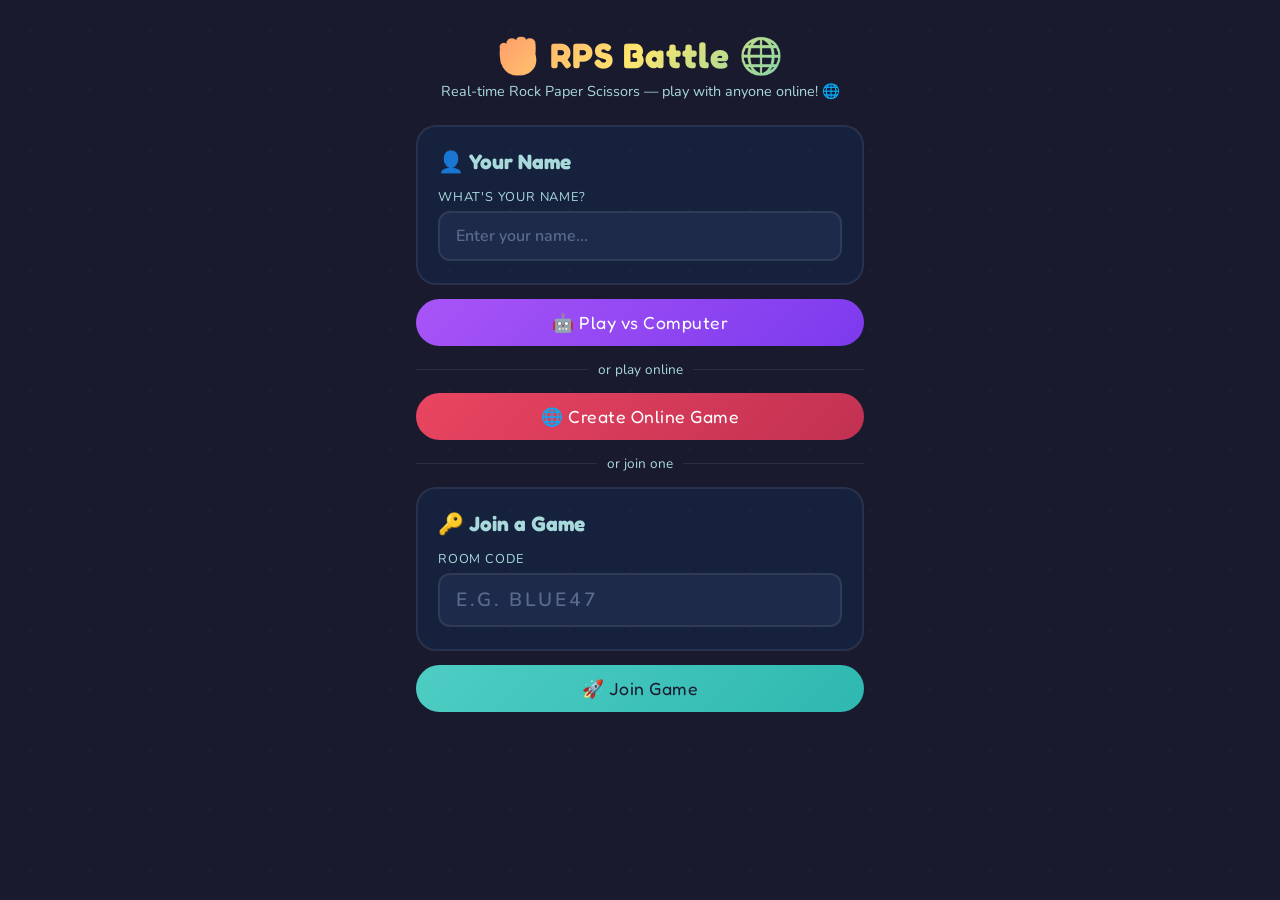
<file: index.html>
<!DOCTYPE html>
<html lang="en">
<head>
<meta charset="UTF-8">
<meta name="viewport" content="width=device-width, initial-scale=1.0">
<title>Rock Paper Scissors Online 🌐</title>
<link rel="icon" type="image/svg+xml" href="data:image/svg+xml,<svg xmlns='http://www.w3.org/2000/svg' viewBox='0 0 100 100'><text y='.9em' font-size='90'>✊</text></svg>">
<link href="https://fonts.googleapis.com/css2?family=Fredoka+One&family=Nunito:wght@600;800&display=swap" rel="stylesheet">
<link rel="stylesheet" href="style.css">
</head>
<body>
<div class="app">
  <h1>✊ RPS Battle 🌐</h1>
  <p class="tagline">Real-time Rock Paper Scissors — play with anyone online! 🌐</p>

  <!-- ══ SCREEN: HOME ══ -->
  <div class="screen active" id="homeScreen">
    <div class="card">
      <h2>👤 Your Name</h2>
      <label for="playerNameInput">What's your name?</label>
      <input type="text" id="playerNameInput" placeholder="Enter your name..." maxlength="20" autocomplete="off"/>
    </div>

    <!-- vs Computer -->
    <button class="btn btn-cpu" onclick="startVsComputer()">🤖 Play vs Computer</button>

    <!-- Difficulty buttons (hidden until vs Computer is tapped) -->
    <div id="difficultyPicker" style="display:none;width:100%;flex-direction:column;align-items:center;gap:10px">
      <p style="font-size:.85rem;color:var(--soft);text-align:center">Choose difficulty:</p>
      <div class="btn-row">
        <button class="btn btn-diff" onclick="launchVsComputer('easy')">😊 Easy</button>
        <button class="btn btn-diff" onclick="launchVsComputer('medium')">😐 Medium</button>
        <button class="btn btn-diff" onclick="launchVsComputer('hard')">😈 Hard</button>
      </div>
      <button class="btn btn-ghost btn-sm" onclick="hideDifficulty()">✕ Cancel</button>
    </div>

    <div style="display:flex;align-items:center;gap:10px;width:100%;color:var(--soft);font-size:.85rem">
      <div style="flex:1;height:1px;background:var(--border)"></div>
      <span>or play online</span>
      <div style="flex:1;height:1px;background:var(--border)"></div>
    </div>

    <button class="btn btn-accent" id="createBtn" onclick="createRoom()">🌐 Create Online Game</button>
    <div style="display:flex;align-items:center;gap:10px;width:100%;color:var(--soft);font-size:.85rem">
      <div style="flex:1;height:1px;background:var(--border)"></div>
      <span>or join one</span>
      <div style="flex:1;height:1px;background:var(--border)"></div>
    </div>
    <div class="card">
      <h2>🔑 Join a Game</h2>
      <label for="roomCodeInput">Room Code</label>
      <input type="text" id="roomCodeInput" placeholder="e.g. BLUE47" maxlength="8" autocomplete="off" style="text-transform:uppercase;letter-spacing:.15em;font-size:1.2rem"/>
    </div>
    <button class="btn btn-teal" onclick="joinRoom()">🚀 Join Game</button>
  </div>

  <!-- ══ SCREEN: LOBBY (creator waits for joiner) ══ -->
  <div class="screen" id="lobbyScreen">
    <div class="room-code-box">
      <div class="label">📋 Share this room code</div>
      <div class="code" id="lobbyCode">------</div>
      <div class="hint">Send this to your friend so they can join!</div>
      <button class="copy-btn" onclick="copyCode()">📋 Copy Code</button>
    </div>
    <div class="qr-box" id="qrBox">
      <img id="qrImage" alt="QR code to join room" width="170" height="170"/>
      <div class="hint">📱 Or scan to join instantly</div>
    </div>
    <div class="player-slots" id="lobbySlots">
      <div class="player-slot joined" id="slot1">
        <div class="slot-label">Player 1 (You)</div>
        <div class="slot-name" id="slot1Name">—</div>
        <div class="slot-status">✅ Ready</div>
      </div>
      <div class="player-slot" id="slot2">
        <div class="slot-label">Player 2</div>
        <div class="slot-name" id="slot2Name">Waiting…</div>
        <div class="slot-status" style="color:var(--soft)">
          <div class="waiting-dots"><span></span><span></span><span></span></div>
        </div>
      </div>
    </div>
    <div class="status-badge"><div class="dot orange"></div> Waiting for opponent to join…</div>
    <button class="btn btn-ghost btn-sm" onclick="cancelRoom()">✕ Cancel</button>
  </div>

  <!-- ══ SCREEN: GAME ══ -->
  <div class="screen" id="gameScreen">
    <div class="score-row">
      <div class="score-box p1">
        <div class="sname" id="scoreN1">P1</div>
        <div class="spts"  id="scoreP1">0</div>
      </div>
      <div style="display:flex;flex-direction:column;align-items:center;justify-content:center;padding:0 4px">
        <div style="font-family:'Fredoka One',cursive;font-size:1rem;color:var(--accent)">VS</div>
        <div style="font-size:.7rem;color:var(--soft)" id="roundLabel">Round 1</div>
      </div>
      <div class="score-box p2">
        <div class="sname" id="scoreN2">P2</div>
        <div class="spts"  id="scoreP2">0</div>
      </div>
    </div>

    <!-- Pick phase -->
    <div id="pickPhase" style="width:100%;display:flex;flex-direction:column;align-items:center;gap:12px">
      <div class="status-badge" id="pickStatus"><div class="dot green"></div> <span id="pickStatusText">Pick your move!</span></div>
      <div class="card" style="text-align:center">
        <h3 id="pickInstruction">🤫 Choose secretly — your opponent can't see!</h3>
        <div class="hand-choices" style="margin-top:14px">
          <button class="hand-btn" data-c="rock"     onclick="pickMove('rock')">    <span class="emoji">✊</span><span class="name">Rock</span></button>
          <button class="hand-btn" data-c="paper"    onclick="pickMove('paper')">   <span class="emoji">✋</span><span class="name">Paper</span></button>
          <button class="hand-btn" data-c="scissors" onclick="pickMove('scissors')"><span class="emoji">✌️</span><span class="name">Scissors</span></button>
        </div>
        <div id="pickedConfirm" style="display:none;margin-top:14px">
          <div style="font-family:'Fredoka One',cursive;font-size:1rem;color:var(--win)">✅ Move locked in!</div>
          <div style="font-size:.82rem;color:var(--soft);margin-top:4px">Waiting for opponent…</div>
          <div class="waiting-dots" style="margin-top:8px"><span></span><span></span><span></span></div>
        </div>
      </div>
      <button class="btn btn-ghost btn-sm" onclick="leaveGame()">🏠 Leave Game</button>
    </div>

    <!-- Result phase -->
    <div id="resultPhase" style="width:100%;display:none;flex-direction:column;align-items:center;gap:10px">
      <div class="result-area">
        <div class="hands-reveal">
          <div class="reveal-side" id="revealSide1">
            <div class="rname" id="revealName1">P1</div>
            <span class="remoji" id="revealEmoji1">✊</span>
          </div>
          <div class="reveal-vs">⚡</div>
          <div class="reveal-side" id="revealSide2">
            <div class="rname" id="revealName2">P2</div>
            <span class="remoji" id="revealEmoji2">✋</span>
          </div>
        </div>
        <div class="result-banner" id="resultBanner">🎉 You Win!</div>
        <div class="result-sub"    id="resultSub">Paper beats Rock</div>
      </div>
      <div class="btn-row">
        <button class="btn btn-accent" id="nextRoundBtn" onclick="nextRound()" style="display:none">▶ Next Round</button>
      </div>
      <button class="btn btn-ghost btn-sm" onclick="leaveGame()">🏠 Leave Game</button>
    </div>
  </div>

</div><!-- /app -->

<div class="toast" id="toast"></div>
<div class="conf-wrap" id="confWrap"></div>

<script src="app.js"></script>
</body>
</html>
</file>
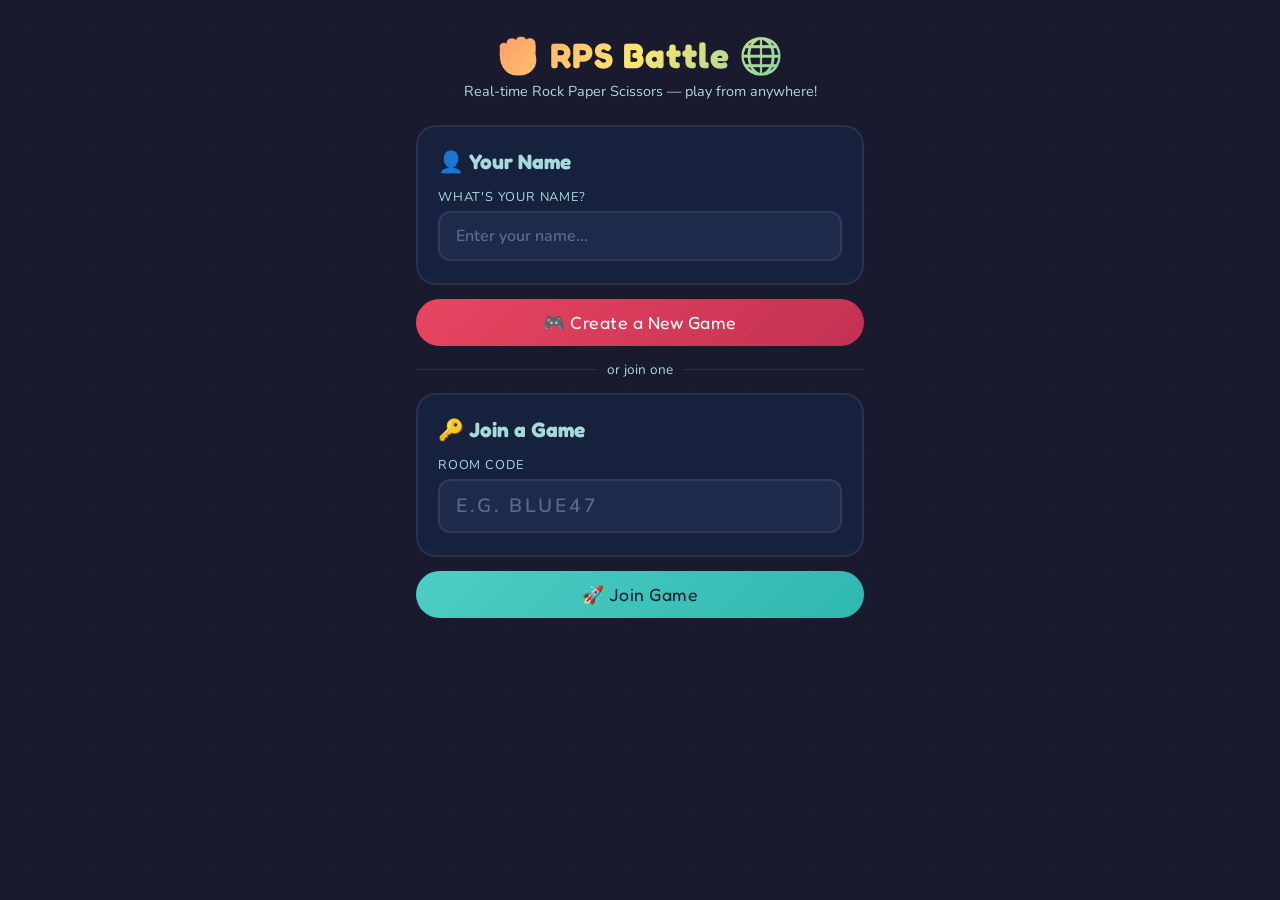
<file: rock_paper_scissors_online.html>
<!DOCTYPE html>
<html lang="en">
<head>
<meta charset="UTF-8">
<meta name="viewport" content="width=device-width, initial-scale=1.0">
<title>Rock Paper Scissors Online 🌐</title>
<link href="https://fonts.googleapis.com/css2?family=Fredoka+One&family=Nunito:wght@600;800&display=swap" rel="stylesheet">
<style>
:root {
  --rock:#FF6B6B; --paper:#4ECDC4; --scissors:#FFE66D;
  --bg:#1a1a2e; --card:#16213e; --card2:#1e2a4a; --accent:#e94560;
  --win:#06d6a0; --lose:#ef476f; --draw:#ffd166;
  --text:#fff; --soft:#a8dadc; --border:rgba(255,255,255,0.08);
}
*{box-sizing:border-box;margin:0;padding:0}
html,body{height:100%}
body{font-family:'Nunito',sans-serif;background:var(--bg);color:var(--text);min-height:100vh;overflow-x:hidden}
body::before{content:'';position:fixed;inset:0;background-image:radial-gradient(circle,#fff 1px,transparent 1px);background-size:60px 60px;opacity:.04;pointer-events:none}

/* ── LAYOUT ── */
.app{max-width:480px;margin:0 auto;padding:16px 16px 40px;min-height:100vh;display:flex;flex-direction:column;align-items:center}

h1{font-family:'Fredoka One',cursive;font-size:2.2rem;text-align:center;padding:18px 0 4px;background:linear-gradient(135deg,#FF6B6B,#FFE66D,#4ECDC4);-webkit-background-clip:text;-webkit-text-fill-color:transparent;background-clip:text;letter-spacing:1px;width:100%}
.tagline{text-align:center;color:var(--soft);font-size:.9rem;margin-bottom:24px}

/* ── SCREENS ── */
.screen{display:none;width:100%;flex-direction:column;align-items:center;gap:14px;animation:fadeIn .3s ease}
.screen.active{display:flex}
@keyframes fadeIn{from{opacity:0;transform:translateY(8px)}to{opacity:1;transform:translateY(0)}}

/* ── CARDS ── */
.card{background:var(--card);border:2px solid var(--border);border-radius:20px;padding:22px 20px;width:100%}
.card h2{font-family:'Fredoka One',cursive;font-size:1.3rem;margin-bottom:14px;color:var(--soft)}
.card h3{font-family:'Fredoka One',cursive;font-size:1.1rem;margin-bottom:10px;color:var(--soft)}

/* ── INPUTS ── */
input[type=text]{width:100%;background:var(--card2);border:2px solid var(--border);border-radius:12px;padding:12px 16px;color:#fff;font-family:'Nunito',sans-serif;font-size:1rem;font-weight:600;outline:none;transition:border-color .2s}
input[type=text]:focus{border-color:var(--accent)}
input[type=text]::placeholder{color:#5a6a8a}
label{display:block;font-size:.8rem;color:var(--soft);margin-bottom:5px;text-transform:uppercase;letter-spacing:.8px}

/* ── BUTTONS ── */
.btn{width:100%;font-family:'Fredoka One',cursive;font-size:1.1rem;border:none;border-radius:50px;padding:13px 20px;cursor:pointer;transition:transform .15s,box-shadow .15s,opacity .2s;letter-spacing:.5px}
.btn:hover:not(:disabled){transform:translateY(-2px);box-shadow:0 6px 20px rgba(0,0,0,.35)}
.btn:disabled{opacity:.4;cursor:not-allowed;transform:none}
.btn-accent{background:linear-gradient(135deg,var(--accent),#c23152);color:#fff}
.btn-teal  {background:linear-gradient(135deg,#4ECDC4,#2eb8af);color:#1a1a2e}
.btn-ghost {background:transparent;border:2px solid var(--soft);color:var(--soft);width:auto;padding:10px 22px}
.btn-sm    {font-size:.9rem;padding:9px 18px;width:auto}

.btn-row{display:flex;gap:10px;justify-content:center;flex-wrap:wrap;width:100%}

/* ── ROOM CODE ── */
.room-code-box{background:var(--card2);border:3px dashed var(--accent);border-radius:16px;padding:18px;text-align:center;width:100%}
.room-code-box .label{font-size:.78rem;color:var(--soft);text-transform:uppercase;letter-spacing:1px;margin-bottom:6px}
.room-code-box .code{font-family:'Fredoka One',cursive;font-size:3rem;letter-spacing:.3em;color:#fff;text-shadow:0 0 20px rgba(233,69,96,.5)}
.room-code-box .hint{font-size:.78rem;color:#5a6a8a;margin-top:6px}
.copy-btn{font-family:'Fredoka One',cursive;font-size:.8rem;background:var(--accent);color:#fff;border:none;border-radius:8px;padding:5px 12px;cursor:pointer;margin-top:8px;transition:opacity .2s}
.copy-btn:hover{opacity:.85}

/* ── STATUS BADGE ── */
.status-badge{display:inline-flex;align-items:center;gap:6px;background:var(--card2);border:2px solid var(--border);border-radius:50px;padding:6px 14px;font-size:.82rem;color:var(--soft)}
.dot{width:8px;height:8px;border-radius:50%;background:#5a6a8a}
.dot.green{background:var(--win);box-shadow:0 0 8px var(--win);animation:pulse 1.5s infinite}
.dot.orange{background:var(--draw);box-shadow:0 0 8px var(--draw);animation:pulse 1.5s infinite}
@keyframes pulse{0%,100%{opacity:1}50%{opacity:.4}}

/* ── PLAYER SLOTS ── */
.player-slots{display:flex;gap:10px;width:100%}
.player-slot{flex:1;background:var(--card2);border:2px solid var(--border);border-radius:14px;padding:12px;text-align:center;transition:border-color .3s}
.player-slot.joined{border-color:var(--win)}
.player-slot .slot-label{font-size:.7rem;color:var(--soft);text-transform:uppercase;letter-spacing:.8px;margin-bottom:4px}
.player-slot .slot-name{font-family:'Fredoka One',cursive;font-size:1rem;color:#fff;min-height:1.3em}
.player-slot .slot-status{font-size:.7rem;margin-top:3px}
.player-slot.joined .slot-status{color:var(--win)}

/* ── HAND CHOICE BUTTONS ── */
.hand-choices{display:flex;justify-content:center;gap:12px;width:100%}
.hand-btn{flex:1;max-width:110px;background:var(--card);border:3px solid var(--border);border-radius:18px;padding:14px 8px 10px;cursor:pointer;transition:transform .15s,border-color .2s,box-shadow .2s;display:flex;flex-direction:column;align-items:center;gap:6px;font-family:'Nunito',sans-serif}
.hand-btn .emoji{font-size:2.8rem;line-height:1;filter:drop-shadow(0 3px 6px rgba(0,0,0,.3))}
.hand-btn .name {font-family:'Fredoka One',cursive;font-size:.82rem;color:var(--soft)}
.hand-btn:hover:not(:disabled){transform:scale(1.08) rotate(-2deg);box-shadow:0 8px 24px rgba(255,255,255,.1)}
.hand-btn:disabled{opacity:.35;cursor:not-allowed;transform:none}
.hand-btn.selected{transform:scale(1.1);border-color:var(--win);box-shadow:0 0 0 3px rgba(6,214,160,.3)}
.hand-btn[data-c="rock"]:hover:not(:disabled){border-color:var(--rock)}
.hand-btn[data-c="paper"]:hover:not(:disabled){border-color:var(--paper)}
.hand-btn[data-c="scissors"]:hover:not(:disabled){border-color:var(--scissors)}

/* ── WAITING ANIMATION ── */
.waiting-dots{display:flex;gap:6px;justify-content:center;margin:6px 0}
.waiting-dots span{width:10px;height:10px;border-radius:50%;background:var(--soft);animation:bounce .8s infinite}
.waiting-dots span:nth-child(2){animation-delay:.15s}
.waiting-dots span:nth-child(3){animation-delay:.3s}
@keyframes bounce{0%,100%{transform:translateY(0);opacity:.4}50%{transform:translateY(-8px);opacity:1}}

/* ── RESULT ── */
.result-area{width:100%;text-align:center}
.hands-reveal{display:flex;justify-content:space-around;align-items:flex-end;gap:8px;margin:10px 0 16px}
.reveal-side{text-align:center;flex:1}
.reveal-side .rname{font-size:.75rem;text-transform:uppercase;letter-spacing:.8px;color:var(--soft);margin-bottom:6px}
.reveal-side .remoji{font-size:5rem;line-height:1;filter:drop-shadow(0 6px 12px rgba(0,0,0,.5));display:block}
.reveal-side.winner .remoji{animation:bounce-win .6s ease 3}
@keyframes bounce-win{0%,100%{transform:translateY(0)}50%{transform:translateY(-14px)}}
.reveal-vs{font-family:'Fredoka One',cursive;font-size:1.5rem;color:var(--accent);padding-bottom:20px}
.result-banner{font-family:'Fredoka One',cursive;font-size:2rem;margin:8px 0 4px}
.result-banner.win {color:var(--win)}
.result-banner.lose{color:var(--lose)}
.result-banner.draw{color:var(--draw)}
.result-sub{font-size:.9rem;color:var(--soft);margin-bottom:16px}

/* ── SCORE ── */
.score-row{display:flex;gap:10px;width:100%}
.score-box{flex:1;background:var(--card2);border-radius:14px;padding:10px;text-align:center;border:2px solid var(--border)}
.score-box .sname{font-size:.72rem;color:var(--soft);text-transform:uppercase;letter-spacing:.8px}
.score-box .spts {font-family:'Fredoka One',cursive;font-size:2rem}
.score-box.p1 .spts{color:var(--rock)}
.score-box.p2 .spts{color:var(--paper)}

/* ── TOAST ── */
.toast{position:fixed;bottom:24px;left:50%;transform:translateX(-50%) translateY(80px);background:#222e50;border:2px solid var(--accent);border-radius:50px;padding:10px 22px;font-size:.9rem;font-weight:700;color:#fff;transition:transform .3s ease;z-index:9999;white-space:nowrap}
.toast.show{transform:translateX(-50%) translateY(0)}

/* ── CONFETTI ── */
.conf-wrap{position:fixed;inset:0;pointer-events:none;z-index:999}
.conf-piece{position:absolute;border-radius:2px;animation:confFall linear forwards}
@keyframes confFall{0%{opacity:1;transform:translateY(-10px) rotate(0)}100%{opacity:0;transform:translateY(110vh) rotate(720deg)}}

@media(max-width:380px){
  .hand-btn .emoji{font-size:2.2rem}
  .room-code-box .code{font-size:2.2rem}
}
</style>
</head>
<body>
<div class="app">
  <h1>✊ RPS Battle 🌐</h1>
  <p class="tagline">Real-time Rock Paper Scissors — play from anywhere!</p>

  <!-- ══ SCREEN: HOME ══ -->
  <div class="screen active" id="homeScreen">
    <div class="card">
      <h2>👤 Your Name</h2>
      <label for="playerNameInput">What's your name?</label>
      <input type="text" id="playerNameInput" placeholder="Enter your name..." maxlength="20" autocomplete="off"/>
    </div>
    <button class="btn btn-accent" id="createBtn" onclick="createRoom()">🎮 Create a New Game</button>
    <div style="display:flex;align-items:center;gap:10px;width:100%;color:var(--soft);font-size:.85rem">
      <div style="flex:1;height:1px;background:var(--border)"></div>
      <span>or join one</span>
      <div style="flex:1;height:1px;background:var(--border)"></div>
    </div>
    <div class="card">
      <h2>🔑 Join a Game</h2>
      <label for="roomCodeInput">Room Code</label>
      <input type="text" id="roomCodeInput" placeholder="e.g. BLUE47" maxlength="8" autocomplete="off" style="text-transform:uppercase;letter-spacing:.15em;font-size:1.2rem"/>
    </div>
    <button class="btn btn-teal" onclick="joinRoom()">🚀 Join Game</button>
  </div>

  <!-- ══ SCREEN: LOBBY (creator waits for joiner) ══ -->
  <div class="screen" id="lobbyScreen">
    <div class="room-code-box">
      <div class="label">📋 Share this room code</div>
      <div class="code" id="lobbyCode">------</div>
      <div class="hint">Send this to your friend so they can join!</div>
      <button class="copy-btn" onclick="copyCode()">📋 Copy Code</button>
    </div>
    <div class="player-slots" id="lobbySlots">
      <div class="player-slot joined" id="slot1">
        <div class="slot-label">Player 1 (You)</div>
        <div class="slot-name" id="slot1Name">—</div>
        <div class="slot-status">✅ Ready</div>
      </div>
      <div class="player-slot" id="slot2">
        <div class="slot-label">Player 2</div>
        <div class="slot-name" id="slot2Name">Waiting…</div>
        <div class="slot-status" style="color:var(--soft)">
          <div class="waiting-dots"><span></span><span></span><span></span></div>
        </div>
      </div>
    </div>
    <div class="status-badge"><div class="dot orange"></div> Waiting for opponent to join…</div>
    <button class="btn btn-ghost btn-sm" onclick="cancelRoom()">✕ Cancel</button>
  </div>

  <!-- ══ SCREEN: GAME ══ -->
  <div class="screen" id="gameScreen">
    <div class="score-row">
      <div class="score-box p1">
        <div class="sname" id="scoreN1">P1</div>
        <div class="spts"  id="scoreP1">0</div>
      </div>
      <div style="display:flex;flex-direction:column;align-items:center;justify-content:center;padding:0 4px">
        <div style="font-family:'Fredoka One',cursive;font-size:1rem;color:var(--accent)">VS</div>
        <div style="font-size:.7rem;color:var(--soft)" id="roundLabel">Round 1</div>
      </div>
      <div class="score-box p2">
        <div class="sname" id="scoreN2">P2</div>
        <div class="spts"  id="scoreP2">0</div>
      </div>
    </div>

    <!-- Pick phase -->
    <div id="pickPhase" style="width:100%;display:flex;flex-direction:column;align-items:center;gap:12px">
      <div class="status-badge" id="pickStatus"><div class="dot green"></div> <span id="pickStatusText">Pick your move!</span></div>
      <div class="card" style="text-align:center">
        <h3 id="pickInstruction">🤫 Choose secretly — your opponent can't see!</h3>
        <div class="hand-choices" style="margin-top:14px">
          <button class="hand-btn" data-c="rock"     onclick="pickMove('rock')">    <span class="emoji">✊</span><span class="name">Rock</span></button>
          <button class="hand-btn" data-c="paper"    onclick="pickMove('paper')">   <span class="emoji">✋</span><span class="name">Paper</span></button>
          <button class="hand-btn" data-c="scissors" onclick="pickMove('scissors')"><span class="emoji">✌️</span><span class="name">Scissors</span></button>
        </div>
        <div id="pickedConfirm" style="display:none;margin-top:14px">
          <div style="font-family:'Fredoka One',cursive;font-size:1rem;color:var(--win)">✅ Move locked in!</div>
          <div style="font-size:.82rem;color:var(--soft);margin-top:4px">Waiting for opponent…</div>
          <div class="waiting-dots" style="margin-top:8px"><span></span><span></span><span></span></div>
        </div>
      </div>
    </div>

    <!-- Result phase -->
    <div id="resultPhase" style="width:100%;display:none;flex-direction:column;align-items:center;gap:10px">
      <div class="result-area">
        <div class="hands-reveal">
          <div class="reveal-side" id="revealSide1">
            <div class="rname" id="revealName1">P1</div>
            <span class="remoji" id="revealEmoji1">✊</span>
          </div>
          <div class="reveal-vs">⚡</div>
          <div class="reveal-side" id="revealSide2">
            <div class="rname" id="revealName2">P2</div>
            <span class="remoji" id="revealEmoji2">✋</span>
          </div>
        </div>
        <div class="result-banner" id="resultBanner">🎉 You Win!</div>
        <div class="result-sub"    id="resultSub">Paper beats Rock</div>
      </div>
      <div class="btn-row">
        <button class="btn btn-accent" id="nextRoundBtn" onclick="nextRound()" style="display:none">▶ Next Round</button>
      </div>
      <button class="btn btn-ghost btn-sm" onclick="leaveGame()">🏠 Leave Game</button>
    </div>
  </div>

</div><!-- /app -->

<div class="toast" id="toast"></div>
<div class="conf-wrap" id="confWrap"></div>

<script>
// ══════════════════════════════════════════════════
// CONFIG — Firebase Realtime Database (free tier)
// Using a shared demo project — data auto-expires after 1 hour via Security Rules
// ══════════════════════════════════════════════════
const DB = 'https://rps-battle-online-default-rtdb.firebaseio.com';

// ── State ──
let myRole   = null; // 'p1' or 'p2'
let myName   = '';
let roomCode = '';
let gameState= {};
let pollTimer= null;
let roundNum = 1;
let scores   = {p1:0, p2:0};

const EMOJI = {rock:'✊', paper:'✋', scissors:'✌️'};
const BEATS = {rock:'scissors', scissors:'paper', paper:'rock'};
const BEAT_MSG = {rock:'Rock crushes Scissors!', paper:'Paper covers Rock!', scissors:'Scissors cut Paper!'};
const COLORS= ['#FF6B6B','#4ECDC4','#FFE66D','#a8dadc','#e94560','#06d6a0','#ffd166'];

// ── Helpers ──
function showScreen(id){ document.querySelectorAll('.screen').forEach(s=>s.classList.remove('active')); document.getElementById(id).classList.add('active'); }

function toast(msg, dur=2500){
  const t=document.getElementById('toast'); t.textContent=msg; t.classList.add('show');
  setTimeout(()=>t.classList.remove('show'), dur);
}

function genCode(){
  const words=['BLUE','STAR','FIRE','COOL','FAST','LION','ROCK','MEGA','EPIC','WILD'];
  return words[Math.floor(Math.random()*words.length)] + Math.floor(10+Math.random()*90);
}

function getName(){
  const n = document.getElementById('playerNameInput').value.trim();
  if(!n){ toast('⚠️ Please enter your name first!'); return null; }
  return n;
}

// ── Firebase REST API ──
async function dbSet(path, data){
  try {
    const res = await fetch(`${DB}/${path}.json`, {
      method:'PUT', headers:{'Content-Type':'application/json'},
      body: JSON.stringify(data)
    });
    return res.ok;
  } catch(e){ return false; }
}

async function dbPatch(path, data){
  try {
    const res = await fetch(`${DB}/${path}.json`, {
      method:'PATCH', headers:{'Content-Type':'application/json'},
      body: JSON.stringify(data)
    });
    return res.ok;
  } catch(e){ return false; }
}

async function dbGet(path){
  try {
    const res = await fetch(`${DB}/${path}.json`);
    if(!res.ok) return null;
    return await res.json();
  } catch(e){ return null; }
}

async function dbDelete(path){
  try { await fetch(`${DB}/${path}.json`, {method:'DELETE'}); } catch(e){}
}

// ── CREATE ROOM ──
async function createRoom(){
  const name = getName(); if(!name) return;
  myName = name;
  const btn = document.getElementById('createBtn');
  btn.disabled = true; btn.textContent = '⏳ Creating…';

  roomCode = genCode();
  myRole = 'p1';

  const roomData = {
    p1: { name: myName, move: null },
    p2: { name: null,   move: null },
    status: 'waiting',
    round: 1,
    scores: { p1:0, p2:0 },
    created: Date.now()
  };

  const ok = await dbSet(`rooms/${roomCode}`, roomData);
  btn.disabled = false; btn.textContent = '🎮 Create a New Game';

  if(!ok){ toast('❌ Could not connect. Check your internet!', 3000); return; }

  document.getElementById('lobbyCode').textContent = roomCode;
  document.getElementById('slot1Name').textContent = myName;
  showScreen('lobbyScreen');

  // Poll for player 2 joining
  startPolling();
}

// ── JOIN ROOM ──
async function joinRoom(){
  const name = getName(); if(!name) return;
  const code = document.getElementById('roomCodeInput').value.trim().toUpperCase();
  if(code.length < 4){ toast('⚠️ Enter a valid room code!'); return; }

  myName = name; roomCode = code; myRole = 'p2';

  toast('🔍 Looking for room…', 2000);

  const room = await dbGet(`rooms/${roomCode}`);
  if(!room){ toast('❌ Room not found! Check the code.', 3000); return; }
  if(room.status !== 'waiting'){ toast('❌ This room is already full!', 3000); return; }

  // Join the room
  const ok = await dbPatch(`rooms/${roomCode}`, {
    p2: { name: myName, move: null },
    status: 'playing'
  });
  if(!ok){ toast('❌ Could not join. Try again!', 3000); return; }

  scores = room.scores || {p1:0, p2:0};
  roundNum = room.round || 1;

  enterGameScreen(room.p1.name, myName);
  startPolling();
}

// ── CANCEL ROOM ──
async function cancelRoom(){
  stopPolling();
  await dbDelete(`rooms/${roomCode}`);
  showScreen('homeScreen');
}

// ── ENTER GAME SCREEN ──
function enterGameScreen(p1Name, p2Name){
  document.getElementById('scoreN1').textContent = p1Name;
  document.getElementById('scoreN2').textContent = p2Name;
  document.getElementById('scoreP1').textContent = scores.p1;
  document.getElementById('scoreP2').textContent = scores.p2;
  document.getElementById('roundLabel').textContent = `Round ${roundNum}`;

  document.getElementById('revealName1').textContent = p1Name;
  document.getElementById('revealName2').textContent = p2Name;

  showPickPhase();
  showScreen('gameScreen');
}

// ── SHOW PICK PHASE ──
function showPickPhase(){
  document.getElementById('pickPhase').style.display   = 'flex';
  document.getElementById('resultPhase').style.display = 'none';
  document.getElementById('pickedConfirm').style.display = 'none';
  document.getElementById('pickInstruction').style.display = 'block';
  document.querySelectorAll('.hand-btn').forEach(b=>{ b.disabled=false; b.classList.remove('selected'); });
  document.getElementById('pickStatusText').textContent = 'Pick your move!';
}

// ── PICK MOVE ──
async function pickMove(choice){
  document.querySelectorAll('.hand-btn').forEach(b=>b.disabled=true);
  document.querySelectorAll('.hand-btn').forEach(b=>{ if(b.dataset.c===choice) b.classList.add('selected'); });
  document.getElementById('pickedConfirm').style.display = 'block';
  document.getElementById('pickInstruction').style.display = 'none';

  // Store move — hidden from opponent (we only store a hash check; reveal happens when both ready)
  await dbPatch(`rooms/${roomCode}/${myRole}`, { move: choice });
}

// ── POLLING ──
function startPolling(){
  stopPolling();
  pollTimer = setInterval(poll, 1200);
}
function stopPolling(){ if(pollTimer){ clearInterval(pollTimer); pollTimer=null; } }

async function poll(){
  const room = await dbGet(`rooms/${roomCode}`);
  if(!room){ stopPolling(); toast('❌ Room closed!', 3000); showScreen('homeScreen'); return; }

  // Lobby: waiting for P2
  if(myRole==='p1' && document.getElementById('lobbyScreen').classList.contains('active')){
    if(room.status==='playing' && room.p2 && room.p2.name){
      stopPolling();
      scores = room.scores || {p1:0,p2:0};
      roundNum = room.round || 1;

      // Update lobby slots briefly then enter game
      document.getElementById('slot2').classList.add('joined');
      document.getElementById('slot2Name').textContent = room.p2.name;
      toast(`🎮 ${room.p2.name} joined! Let's go!`, 1500);
      setTimeout(()=>{ enterGameScreen(myName, room.p2.name); startPolling(); }, 1200);
    }
    return;
  }

  // Game screen
  if(document.getElementById('gameScreen').classList.contains('active')){
    if(document.getElementById('pickPhase').style.display !== 'none'){
      // Check if both players have picked
      const p1move = room.p1 && room.p1.move;
      const p2move = room.p2 && room.p2.move;

      if(myRole==='p1'){
        if(p2move && !p1move) document.getElementById('pickStatusText').textContent = '⚡ Opponent ready — now pick!';
        if(p1move && !p2move) document.getElementById('pickStatusText').textContent = '⌛ Waiting for opponent…';
        if(p1move && p2move)  { stopPolling(); revealResult(room); }
      } else {
        if(p1move && !p2move) document.getElementById('pickStatusText').textContent = '⚡ Opponent ready — now pick!';
        if(p2move && !p1move) document.getElementById('pickStatusText').textContent = '⌛ Waiting for opponent…';
        if(p1move && p2move)  { stopPolling(); revealResult(room); }
      }
    } else if(document.getElementById('resultPhase').style.display !== 'none'){
      // Check if next round was triggered
      const newRound = room.round || 1;
      if(newRound > roundNum){
        roundNum = newRound;
        scores = room.scores || {p1:0,p2:0};
        updateScores();
        stopPolling();
        showPickPhase();
        startPolling();
      }
    }
  }
}

// ── REVEAL RESULT ──
function revealResult(room){
  const p1move = room.p1.move;
  const p2move = room.p2.move;
  const p1name = room.p1.name;
  const p2name = room.p2.name;

  document.getElementById('pickPhase').style.display   = 'none';
  document.getElementById('resultPhase').style.display = 'flex';

  document.getElementById('revealEmoji1').textContent = EMOJI[p1move];
  document.getElementById('revealEmoji2').textContent = EMOJI[p2move];
  document.getElementById('revealName1').textContent  = p1name;
  document.getElementById('revealName2').textContent  = p2name;

  const banner  = document.getElementById('resultBanner');
  const sub     = document.getElementById('resultSub');
  const side1   = document.getElementById('revealSide1');
  const side2   = document.getElementById('revealSide2');
  side1.classList.remove('winner'); side2.classList.remove('winner');

  let result, bannerText, subText;

  if(p1move === p2move){
    result = 'draw';
    bannerText = "🤝 It's a Draw!";
    subText = 'Nobody wins this round!';
    banner.className = 'result-banner draw';
    playDrawMusic();
  } else if(BEATS[p1move] === p2move){
    result = 'p1wins';
    bannerText = `🏆 ${p1name} Wins!`;
    subText = BEAT_MSG[p1move];
    banner.className = 'result-banner win';
    side1.classList.add('winner');
    scores.p1++;
    if(myRole==='p1'){ confetti(); playPartyMusic(); setTimeout(stopMusic,6000); }
    else { playLoseMusic(); setTimeout(stopMusic,4000); }
  } else {
    result = 'p2wins';
    bannerText = `🏆 ${p2name} Wins!`;
    subText = BEAT_MSG[p2move];
    banner.className = 'result-banner win';
    side2.classList.add('winner');
    scores.p2++;
    if(myRole==='p2'){ confetti(); playPartyMusic(); setTimeout(stopMusic,6000); }
    else { playLoseMusic(); setTimeout(stopMusic,4000); }
  }

  banner.textContent = bannerText;
  sub.textContent    = subText;
  updateScores();

  // Only p1 updates the database (avoid race condition)
  if(myRole==='p1'){
    dbPatch(`rooms/${roomCode}`, { scores: scores });
  }

  // Show next round button
  document.getElementById('nextRoundBtn').style.display = 'inline-block';

  // Resume polling (to detect if opponent triggers next round)
  startPolling();
}

// ── NEXT ROUND ──
async function nextRound(){
  stopMusic();
  roundNum++;
  document.getElementById('nextRoundBtn').style.display = 'none';

  // Reset moves + bump round
  await dbPatch(`rooms/${roomCode}`, {
    'p1/move': null,
    'p2/move': null,
    round: roundNum
  });

  document.getElementById('roundLabel').textContent = `Round ${roundNum}`;
  showPickPhase();
  startPolling();
}

function updateScores(){
  document.getElementById('scoreP1').textContent = scores.p1;
  document.getElementById('scoreP2').textContent = scores.p2;
}

// ── LEAVE GAME ──
async function leaveGame(){
  stopPolling(); stopMusic();
  if(myRole==='p1') await dbDelete(`rooms/${roomCode}`);
  showScreen('homeScreen');
}

// ── COPY CODE ──
function copyCode(){
  navigator.clipboard.writeText(roomCode).then(()=>toast('📋 Room code copied!'));
}

// ── CONFETTI ──
function confetti(){
  const box=document.getElementById('confWrap'); box.innerHTML='';
  for(let i=0;i<70;i++){
    const p=document.createElement('div'); p.className='conf-piece';
    p.style.cssText=`left:${Math.random()*100}%;top:-10px;background:${COLORS[Math.floor(Math.random()*COLORS.length)]};width:${6+Math.random()*10}px;height:${6+Math.random()*10}px;border-radius:${Math.random()>.5?'50%':'2px'};animation-duration:${1.5+Math.random()*2}s;animation-delay:${Math.random()*.8}s;`;
    box.appendChild(p);
  }
  setTimeout(()=>box.innerHTML='',4000);
}

// ── AUDIO ──
let audioCtx=null, loopTimer=null;
function getCtx(){ if(!audioCtx) audioCtx=new(window.AudioContext||window.webkitAudioContext)(); return audioCtx; }
function stopMusic(){ if(loopTimer){ clearInterval(loopTimer); loopTimer=null; } }

function playPartyMusic(){
  stopMusic(); const c=getCtx();
  const mel=[[523,.00,.18],[659,.20,.18],[784,.40,.18],[1047,.60,.28],[784,.92,.18],[880,1.12,.18],[1047,1.32,.36],[988,1.72,.18],[880,1.92,.18],[784,2.12,.18],[659,2.32,.28],[523,2.64,.18],[659,2.84,.18],[784,3.04,.36],[880,3.44,.18],[988,3.64,.18],[1047,3.84,.28],[880,4.16,.18],[784,4.36,.18],[659,4.56,.36],[523,4.96,.14],[659,5.12,.14],[784,5.28,.14],[880,5.44,.14],[1047,5.60,.50]];
  const bas=[[131,.00,.4],[131,.50,.4],[147,1.00,.4],[131,1.50,.4],[131,2.00,.4],[131,2.50,.4],[174,3.00,.4],[131,3.50,.4],[131,4.00,.4],[131,4.50,.4],[147,5.00,.4],[131,5.60,.4]];
  const kck=[0,.5,1,1.5,2,2.5,3,3.5,4,4.5,5,5.5]; const L=6.2;
  function sched(s){
    mel.forEach(([f,t,d])=>{ const o=c.createOscillator(),g=c.createGain(); o.type='square'; o.frequency.setValueAtTime(f,s+t); g.gain.setValueAtTime(0,s+t); g.gain.linearRampToValueAtTime(.08,s+t+.02); g.gain.linearRampToValueAtTime(.05,s+t+d*.6); g.gain.linearRampToValueAtTime(0,s+t+d); o.connect(g); g.connect(c.destination); o.start(s+t); o.stop(s+t+d+.05); });
    bas.forEach(([f,t,d])=>{ const o=c.createOscillator(),g=c.createGain(); o.type='sine'; o.frequency.setValueAtTime(f,s+t); g.gain.setValueAtTime(.12,s+t); g.gain.linearRampToValueAtTime(0,s+t+d); o.connect(g); g.connect(c.destination); o.start(s+t); o.stop(s+t+d+.05); });
    kck.forEach(t=>{ const o=c.createOscillator(),g=c.createGain(); o.type='sine'; o.frequency.setValueAtTime(120,s+t); o.frequency.linearRampToValueAtTime(40,s+t+.08); g.gain.setValueAtTime(.3,s+t); g.gain.linearRampToValueAtTime(0,s+t+.12); o.connect(g); g.connect(c.destination); o.start(s+t); o.stop(s+t+.15); });
    for(let i=0;i<12;i++){ const b=c.createBuffer(1,c.sampleRate*.05,c.sampleRate),d=b.getChannelData(0); for(let j=0;j<d.length;j++) d[j]=Math.random()*2-1; const src=c.createBufferSource(),g=c.createGain(),fl=c.createBiquadFilter(); fl.type='highpass'; fl.frequency.value=8000; src.buffer=b; g.gain.setValueAtTime(.06,s+i*.5); g.gain.linearRampToValueAtTime(0,s+i*.5+.05); src.connect(fl); fl.connect(g); g.connect(c.destination); src.start(s+i*.5); }
  }
  let st=c.currentTime; sched(st);
  loopTimer=setInterval(()=>{ st+=L; sched(st); }, L*1000-100);
}

function playLoseMusic(){
  stopMusic(); const c=getCtx(), now=c.currentTime;
  [[466,.00,.32],[415,.32,.32],[370,.64,.32],[311,.96,.90]].forEach(([f,s,d])=>{
    const o=c.createOscillator(),g=c.createGain(),lfo=c.createOscillator(),lg=c.createGain();
    lfo.frequency.value=5; lg.gain.value=s>.6?6:0; lfo.connect(lg); lg.connect(o.frequency);
    o.type='sawtooth'; o.frequency.setValueAtTime(f,now+s);
    g.gain.setValueAtTime(0,now+s); g.gain.linearRampToValueAtTime(.18,now+s+.04); g.gain.linearRampToValueAtTime(.14,now+s+d*.7); g.gain.linearRampToValueAtTime(0,now+s+d);
    const fl=c.createBiquadFilter(); fl.type='lowpass'; fl.frequency.value=900; fl.Q.value=2;
    o.connect(fl); fl.connect(g); g.connect(c.destination);
    lfo.start(now+s); o.start(now+s); lfo.stop(now+s+d+.1); o.stop(now+s+d+.1);
  });
  const t=c.createOscillator(),tg=c.createGain(); t.type='sine'; t.frequency.setValueAtTime(200,now+2); t.frequency.linearRampToValueAtTime(60,now+2.3); tg.gain.setValueAtTime(.25,now+2); tg.gain.linearRampToValueAtTime(0,now+2.4); t.connect(tg); tg.connect(c.destination); t.start(now+2); t.stop(now+2.5);
}

function playDrawMusic(){
  stopMusic(); const c=getCtx(), now=c.currentTime;
  [[523,.00,.18],[659,.20,.18],[523,.40,.18],[659,.60,.18],[523,.80,.18],[659,1.00,.18],[587,1.22,.50],[554,1.80,.60]].forEach(([f,s,d],i)=>{
    const o=c.createOscillator(),g=c.createGain(); o.type=i%2===0?'triangle':'sine'; o.frequency.setValueAtTime(f,now+s);
    if(i===7) o.frequency.linearRampToValueAtTime(f*.88,now+s+d);
    g.gain.setValueAtTime(0,now+s); g.gain.linearRampToValueAtTime(.12,now+s+.03); g.gain.linearRampToValueAtTime(.08,now+s+d*.7); g.gain.linearRampToValueAtTime(0,now+s+d);
    o.connect(g); g.connect(c.destination); o.start(now+s); o.stop(now+s+d+.05);
  });
  [0,.2,.4,.6,.8,1.0].forEach((t,i)=>{ const o=c.createOscillator(),g=c.createGain(); o.type='sine'; const f=i%2===0?880:1046; o.frequency.setValueAtTime(f,now+t); o.frequency.linearRampToValueAtTime(f*.7,now+t+.18); g.gain.setValueAtTime(.07,now+t); g.gain.linearRampToValueAtTime(0,now+t+.18); o.connect(g); g.connect(c.destination); o.start(now+t); o.stop(now+t+.2); });
  const w=c.createOscillator(),wg=c.createGain(); w.type='sine'; w.frequency.setValueAtTime(1200,now+2.5); w.frequency.linearRampToValueAtTime(700,now+3.0); wg.gain.setValueAtTime(.08,now+2.5); wg.gain.linearRampToValueAtTime(0,now+3.1); w.connect(wg); wg.connect(c.destination); w.start(now+2.5); w.stop(now+3.2);
}

// Allow Enter key to submit
document.getElementById('playerNameInput').addEventListener('keydown', e=>{ if(e.key==='Enter') document.getElementById('createBtn').click(); });
document.getElementById('roomCodeInput').addEventListener('keydown',  e=>{ if(e.key==='Enter') joinRoom(); });
document.getElementById('roomCodeInput').addEventListener('input', e=>{ e.target.value=e.target.value.toUpperCase(); });
</script>
</body>
</html>
</file>
<file: style.css>
:root {
  --rock:#FF6B6B; --paper:#4ECDC4; --scissors:#FFE66D;
  --bg:#1a1a2e; --card:#16213e; --card2:#1e2a4a; --accent:#e94560;
  --win:#06d6a0; --lose:#ef476f; --draw:#ffd166;
  --text:#fff; --soft:#a8dadc; --border:rgba(255,255,255,0.08);
}
*{box-sizing:border-box;margin:0;padding:0}
html,body{height:100%}
body{font-family:'Nunito',sans-serif;background:var(--bg);color:var(--text);min-height:100vh;overflow-x:hidden}
body::before{content:'';position:fixed;inset:0;background-image:radial-gradient(circle,#fff 1px,transparent 1px);background-size:60px 60px;opacity:.04;pointer-events:none}

/* ── LAYOUT ── */
.app{max-width:480px;margin:0 auto;padding:16px 16px 40px;min-height:100vh;display:flex;flex-direction:column;align-items:center}

h1{font-family:'Fredoka One',cursive;font-size:2.2rem;text-align:center;padding:18px 0 4px;background:linear-gradient(135deg,#FF6B6B,#FFE66D,#4ECDC4);-webkit-background-clip:text;-webkit-text-fill-color:transparent;background-clip:text;letter-spacing:1px;width:100%}
.tagline{text-align:center;color:var(--soft);font-size:.9rem;margin-bottom:24px}

/* ── SCREENS ── */
.screen{display:none;width:100%;flex-direction:column;align-items:center;gap:14px;animation:fadeIn .3s ease}
.screen.active{display:flex}
@keyframes fadeIn{from{opacity:0;transform:translateY(8px)}to{opacity:1;transform:translateY(0)}}

/* ── CARDS ── */
.card{background:var(--card);border:2px solid var(--border);border-radius:20px;padding:22px 20px;width:100%}
.card h2{font-family:'Fredoka One',cursive;font-size:1.3rem;margin-bottom:14px;color:var(--soft)}
.card h3{font-family:'Fredoka One',cursive;font-size:1.1rem;margin-bottom:10px;color:var(--soft)}

/* ── INPUTS ── */
input[type=text]{width:100%;background:var(--card2);border:2px solid var(--border);border-radius:12px;padding:12px 16px;color:#fff;font-family:'Nunito',sans-serif;font-size:1rem;font-weight:600;outline:none;transition:border-color .2s}
input[type=text]:focus{border-color:var(--accent)}
input[type=text]::placeholder{color:#5a6a8a}
label{display:block;font-size:.8rem;color:var(--soft);margin-bottom:5px;text-transform:uppercase;letter-spacing:.8px}

/* ── BUTTONS ── */
.btn{width:100%;font-family:'Fredoka One',cursive;font-size:1.1rem;border:none;border-radius:50px;padding:13px 20px;cursor:pointer;transition:transform .15s,box-shadow .15s,opacity .2s;letter-spacing:.5px}
.btn:hover:not(:disabled){transform:translateY(-2px);box-shadow:0 6px 20px rgba(0,0,0,.35)}
.btn:disabled{opacity:.4;cursor:not-allowed;transform:none}
.btn-accent{background:linear-gradient(135deg,var(--accent),#c23152);color:#fff}
.btn-teal  {background:linear-gradient(135deg,#4ECDC4,#2eb8af);color:#1a1a2e}
.btn-ghost {background:transparent;border:2px solid var(--soft);color:var(--soft);width:auto;padding:10px 22px}
.btn-sm    {font-size:.9rem;padding:9px 18px;width:auto}

.btn-row{display:flex;gap:10px;justify-content:center;flex-wrap:wrap;width:100%}

.btn-cpu  {background:linear-gradient(135deg,#a855f7,#7c3aed);color:#fff}
.btn-diff {background:var(--card2);border:2px solid var(--border);color:var(--soft);flex:1}
.btn-diff:hover{border-color:var(--accent);color:#fff}

/* ── ROOM CODE ── */
.room-code-box{background:var(--card2);border:3px dashed var(--accent);border-radius:16px;padding:18px;text-align:center;width:100%}
.room-code-box .label{font-size:.78rem;color:var(--soft);text-transform:uppercase;letter-spacing:1px;margin-bottom:6px}
.room-code-box .code{font-family:'Fredoka One',cursive;font-size:3rem;letter-spacing:.3em;color:#fff;text-shadow:0 0 20px rgba(233,69,96,.5)}
.room-code-box .hint{font-size:.78rem;color:#5a6a8a;margin-top:6px}
.copy-btn{font-family:'Fredoka One',cursive;font-size:.8rem;background:var(--accent);color:#fff;border:none;border-radius:8px;padding:5px 12px;cursor:pointer;margin-top:8px;transition:opacity .2s}
.copy-btn:hover{opacity:.85}

/* ── QR CODE ── */
.qr-box{background:var(--card2);border:2px solid var(--border);border-radius:16px;padding:16px;text-align:center;width:100%}
.qr-box img{width:170px;height:170px;border-radius:10px;background:#fff;padding:8px;display:block;margin:0 auto}
.qr-box .hint{font-size:.78rem;color:var(--soft);margin-top:8px}

/* ── STATUS BADGE ── */
.status-badge{display:inline-flex;align-items:center;gap:6px;background:var(--card2);border:2px solid var(--border);border-radius:50px;padding:6px 14px;font-size:.82rem;color:var(--soft)}
.dot{width:8px;height:8px;border-radius:50%;background:#5a6a8a}
.dot.green{background:var(--win);box-shadow:0 0 8px var(--win);animation:pulse 1.5s infinite}
.dot.orange{background:var(--draw);box-shadow:0 0 8px var(--draw);animation:pulse 1.5s infinite}
@keyframes pulse{0%,100%{opacity:1}50%{opacity:.4}}

/* ── PLAYER SLOTS ── */
.player-slots{display:flex;gap:10px;width:100%}
.player-slot{flex:1;background:var(--card2);border:2px solid var(--border);border-radius:14px;padding:12px;text-align:center;transition:border-color .3s}
.player-slot.joined{border-color:var(--win)}
.player-slot .slot-label{font-size:.7rem;color:var(--soft);text-transform:uppercase;letter-spacing:.8px;margin-bottom:4px}
.player-slot .slot-name{font-family:'Fredoka One',cursive;font-size:1rem;color:#fff;min-height:1.3em}
.player-slot .slot-status{font-size:.7rem;margin-top:3px}
.player-slot.joined .slot-status{color:var(--win)}

/* ── HAND CHOICE BUTTONS ── */
.hand-choices{display:flex;justify-content:center;gap:12px;width:100%}
.hand-btn{flex:1;max-width:110px;background:var(--card);border:3px solid var(--border);border-radius:18px;padding:14px 8px 10px;cursor:pointer;transition:transform .15s,border-color .2s,box-shadow .2s;display:flex;flex-direction:column;align-items:center;gap:6px;font-family:'Nunito',sans-serif}
.hand-btn .emoji{font-size:2.8rem;line-height:1;filter:drop-shadow(0 3px 6px rgba(0,0,0,.3))}
.hand-btn .name {font-family:'Fredoka One',cursive;font-size:.82rem;color:var(--soft)}
.hand-btn:hover:not(:disabled){transform:scale(1.08) rotate(-2deg);box-shadow:0 8px 24px rgba(255,255,255,.1)}
.hand-btn:disabled{opacity:.35;cursor:not-allowed;transform:none}
.hand-btn.selected{transform:scale(1.1);border-color:var(--win);box-shadow:0 0 0 3px rgba(6,214,160,.3)}
.hand-btn[data-c="rock"]:hover:not(:disabled){border-color:var(--rock)}
.hand-btn[data-c="paper"]:hover:not(:disabled){border-color:var(--paper)}
.hand-btn[data-c="scissors"]:hover:not(:disabled){border-color:var(--scissors)}

/* ── WAITING ANIMATION ── */
.waiting-dots{display:flex;gap:6px;justify-content:center;margin:6px 0}
.waiting-dots span{width:10px;height:10px;border-radius:50%;background:var(--soft);animation:bounce .8s infinite}
.waiting-dots span:nth-child(2){animation-delay:.15s}
.waiting-dots span:nth-child(3){animation-delay:.3s}
@keyframes bounce{0%,100%{transform:translateY(0);opacity:.4}50%{transform:translateY(-8px);opacity:1}}

/* ── RESULT ── */
.result-area{width:100%;text-align:center}
.hands-reveal{display:flex;justify-content:space-around;align-items:flex-end;gap:8px;margin:10px 0 16px}
.reveal-side{text-align:center;flex:1}
.reveal-side .rname{font-size:.75rem;text-transform:uppercase;letter-spacing:.8px;color:var(--soft);margin-bottom:6px}
.reveal-side .remoji{font-size:5rem;line-height:1;filter:drop-shadow(0 6px 12px rgba(0,0,0,.5));display:block}
.reveal-side.winner .remoji{animation:bounce-win .6s ease 3}
@keyframes bounce-win{0%,100%{transform:translateY(0)}50%{transform:translateY(-14px)}}
.reveal-vs{font-family:'Fredoka One',cursive;font-size:1.5rem;color:var(--accent);padding-bottom:20px}
.result-banner{font-family:'Fredoka One',cursive;font-size:2rem;margin:8px 0 4px}
.result-banner.win {color:var(--win)}
.result-banner.lose{color:var(--lose)}
.result-banner.draw{color:var(--draw)}
.result-sub{font-size:.9rem;color:var(--soft);margin-bottom:16px}

/* ── SCORE ── */
.score-row{display:flex;gap:10px;width:100%}
.score-box{flex:1;background:var(--card2);border-radius:14px;padding:10px;text-align:center;border:2px solid var(--border)}
.score-box .sname{font-size:.72rem;color:var(--soft);text-transform:uppercase;letter-spacing:.8px}
.score-box .spts {font-family:'Fredoka One',cursive;font-size:2rem}
.score-box.p1 .spts{color:var(--rock)}
.score-box.p2 .spts{color:var(--paper)}

/* ── TOAST ── */
.toast{position:fixed;bottom:24px;left:50%;transform:translateX(-50%) translateY(80px);background:#222e50;border:2px solid var(--accent);border-radius:50px;padding:10px 22px;font-size:.9rem;font-weight:700;color:#fff;transition:transform .3s ease;z-index:9999;white-space:nowrap}
.toast.show{transform:translateX(-50%) translateY(0)}

/* ── CONFETTI ── */
.conf-wrap{position:fixed;inset:0;pointer-events:none;z-index:999}
.conf-piece{position:absolute;border-radius:2px;animation:confFall linear forwards}
@keyframes confFall{0%{opacity:1;transform:translateY(-10px) rotate(0)}100%{opacity:0;transform:translateY(110vh) rotate(720deg)}}

@media(max-width:380px){
  .hand-btn .emoji{font-size:2.2rem}
  .room-code-box .code{font-size:2.2rem}
}
</file>
